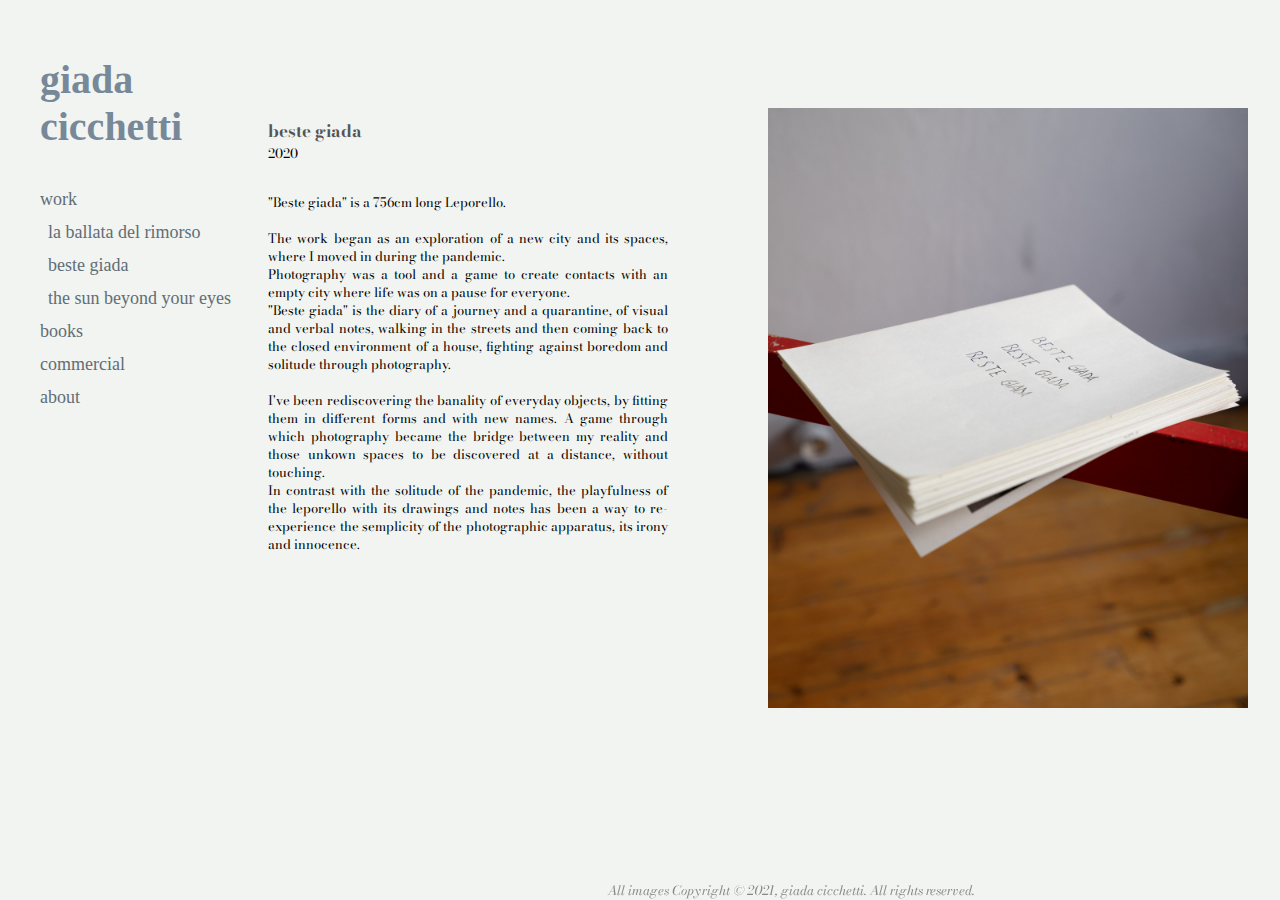
<file: sito_beste.html>
<!DOCTYPE html>
<html lang="en">
 <head>
  <link rel="stylesheet" type="text/css" href="mystyle_beste.css">
<title>giada cicchetti</title>
<meta charset="UTF-8">
<meta name="description" content="Hi, I'm giada, this is my project beste giada about quarantine">
<meta name="keywords" content="giada cicchetti, photography, film, visual art, curating">
<meta name="author" content="giada cicchetti">
<meta name="viewport" content="width=device-width, initial-scale=1">
<link rel="preconnect" href="https://fonts.googleapis.com">
<link rel="preconnect" href="https://fonts.gstatic.com" crossorigin>
<link href="https://fonts.googleapis.com/css2?family=Bodoni+Moda:ital,wght@0,400;0,600;1,400&display=swap" rel="stylesheet">
 
 </head>
 <body style="background-color:#F1F4F1;">


    <div id="menu">
      <div class="container">

        <a href="index.html">
            <div class="header">
              <h1>giada cicchetti</h1> 
            </div>
           </a>

        <button class="dropdown-btn">work <i class="fa fa-caret-down"></i> </button>
        
        <div class="dropdown-container">
          <a href="sito_la ballata.html">la ballata del rimorso</a>
            <a href="sito_beste giada.html">beste giada</a>
          <a href="sito_the sun beyond your eyes.html">the sun beyond your eyes</a>
        </div>

        <a href="https://www.kickstarter.com/projects/648303473/the-sun-beyound-your-eyes?ref=project_build">books</a>
        <a href="http://www.ammodostudio.com/ammodostudio_portfolio_categorie/ammodostudio_portfolio/">commercial</a>
        <a href="sito_about.html">about</a>

      </div>
    </div>

    <script>
        /* Loop through all dropdown buttons to toggle between hiding and showing its dropdown content - This allows the user to have multiple dropdowns without any conflict */
        var dropdown = document.getElementsByClassName("dropdown-btn");
        var i;
        
        for (i = 0; i < dropdown.length; i++) {
          dropdown[i].addEventListener("click", function() {
          this.classList.toggle("active");
          var dropdownContent = this.nextElementSibling;
          if (dropdownContent.style.display === "block") {
          dropdownContent.style.display = "none";
          } else {
          dropdownContent.style.display = "block";
          }
          });
        }
        </script>


    <div id="img-container">
        <div id="text">
         <div class="description">
          <h2 style="color: #555;">beste giada</h2>
        
          <p style="margin-block-start: 0em;">2020</p>
          
         <p> <br>"Beste giada" is a 756cm long Leporello.<br><br>
          The work began as an exploration of a new city and its spaces, where I moved in during the pandemic. <br>
          Photography was a tool and a game to create contacts with an empty city where life was on a pause for everyone.<br>
          "Beste giada" is the diary of a journey and a quarantine, of visual and verbal notes, walking in the streets and then coming back to the closed environment of a house, fighting against boredom and solitude through photography. 
          <br><br>I've been rediscovering the banality of everyday objects, by fitting them in different forms and with new names. A game through which photography became the bridge between my reality and those unkown spaces to be discovered at a distance, without touching.<br>
          In contrast with the solitude of the pandemic, the playfulness of the leporello with its drawings and notes has been a way to re-experience the semplicity of the photographic apparatus, its irony and innocence.
         </p>
        </div>
       </div>
      
      
       <div class="picture_holder">
        <img src="beste giada/libro/leporello01.jpg" alt="quarantine" style="height: 600px;padding-right: 50px;">
        <img src="beste giada/beste_Pagina_02.jpg" alt="quarantine" style="height: 500px; padding-top: 50px;">
        <img src="beste giada/beste_Pagina_03.JPG" alt="quarantine" style="height: 500px; padding-top: 50px;">
        <img src="beste giada/beste_Pagina_04.jpg" alt="quarantine" style="height: 500px; padding-top: 50px; padding-right: 50px;">
        <img src="beste giada/libro/leporello10.jpg" alt="quarantine" style="height: 600px;padding-right: 50px;">
        <img src="beste giada/beste_Pagina_05.jpg" alt="quarantine" style="height: 500px; padding-top: 50px;">
        <img src="beste giada/beste_Pagina_06.JPG" alt="quarantine" style="height: 500px; padding-top: 50px;">
        <img src="beste giada/beste_Pagina_07.jpg" alt="quarantine" style="height: 500px; padding-top: 50px; padding-right: 50px;">
        <img src="beste giada/libro/leporello02.jpg" alt="quarantine" style="height: 300px;padding-right: 20px;padding-top: 150px;">
        <img src="beste giada/libro/leporello04_1.jpg" alt="quarantine" style="height: 300px;padding-right: 50px;padding-top: 150px;">
        <img src="beste giada/beste_Pagina_08.jpg" alt="quarantine" style="height: 500px; padding-top: 50px;">
        <img src="beste giada/beste_Pagina_09.jpg" alt="quarantine" style="height: 500px; padding-top: 50px;">
        <img src="beste giada/beste_Pagina_10.jpg" alt="quarantine" style="height: 500px; padding-top: 50px; padding-right: 50px;">
        <img src="beste giada/libro/leporello09.jpg" alt="quarantine" style="height: 600px;padding-right: 50px;">
        <img src="beste giada/beste_Pagina_11.jpg" alt="quarantine" style="height: 500px; padding-top: 50px;">
        <img src="beste giada/beste_Pagina_12.jpg" alt="quarantine" style="height: 500px; padding-top: 50px; padding-right: 50px;">
        <img src="beste giada/libro/leporello11_1.jpg" alt="quarantine" style="height: 300px;padding-right: 20px;padding-top: 150px;">
        <img src="beste giada/libro/leporello03.jpg" alt="quarantine" style="height: 300px;padding-right: 50px; padding-top: 150px;">
        <img src="beste giada/beste_Pagina_13.jpg" alt="quarantine" style="height: 500px; padding-top: 50px;">
        <img src="beste giada/beste_Pagina_14.JPG" alt="quarantine" style="height: 500px; padding-top: 50px;padding-right: 50px;">
        <img src="beste giada/libro/leporello07.jpg" alt="quarantine" style="height: 600px;padding-right: 50px;">
        <img src="beste giada/beste_Pagina_15.jpg" alt="quarantine" style="height: 500px; padding-top: 50px;">
        <img src="beste giada/beste_Pagina_16.jpg" alt="quarantine" style="height: 500px; padding-top: 50px;">
        <img src="beste giada/beste_Pagina_17.jpg" alt="quarantine" style="height: 500px; padding-top: 50px;">
        <img src="beste giada/beste_Pagina_18.jpg" alt="quarantine" style="height: 500px; padding-top: 50px;">
        <img src="beste giada/beste_Pagina_19.jpg" alt="quarantine" style="height: 500px; padding-top: 50px;padding-right: 50px;">
        <img src="beste giada/libro/leporello08.jpg" alt="quarantine" style="height: 600px;">

        

    
      </div>
    </div>
        <div id="footer">
          <p> <i>All images Copyright © 2021, giada cicchetti. All rights reserved.</i></p>
        </div>
     
           
      </body>
      </html>
</file>
<file: mystyle_beste.css>
body {
  font-family: 'Bodoni Moda', serif;
}

/* If the screen size is 601px or more, set the font-size of <div> to 20px */
@media only screen and (min-width: 601px) {

  .header {
   text-align: left;
   color:lightslategray; 
   font-family: 'Microsoft Himalaya';
   font-size: 20px;
   display: block;
  }
 } 
 /* If the screen size is 600px or less, set the font-size of <div> to 13px */
 @media only screen and (max-width: 600px) {
   .header {
     text-align: left;
     color:lightslategray; 
     font-family: 'Microsoft Himalaya';
     font-size: 13px;
     display: block;
   }
 }

h2 {
    font-size: 17px;
    margin-block-end: 0.2em;

}

p {
    font-size: 13px;
}

#menu {
    width: 230px;
    overflow: auto;
    top: 0;
    bottom: 0;
    left: 0;
    position: fixed;
    height: 100%;
    background-color: #F1F4F1;
    padding: 18px 0px 0px 30px;
}

/* If the screen size is 601px or more, set the font-size of <div> to 18px */
@media only screen and (min-width: 601px) {
  /* Style the sidenav links and the dropdown button */
#menu a, .dropdown-btn {
  padding: 6px 8px 6px 5px;
  text-decoration: none;
  font-size: 18px;
  color: rgb(98, 109, 117);
  display: block;
  border: none;
  background: none;
  width:100%;
  text-align: left;
  cursor: pointer;
  outline: none;
  font-family: "microsoft himalaya";
}
}

/* If the screen size is 600px or less, set the font-size of <div> to 10px */
@media only screen and (max-width: 600px) {
  #menu a, .dropdown-btn {
    padding: 6px 8px 6px 5px;
    text-decoration: none;
    font-size: 13px;
    color: rgb(98, 109, 117);
    display: block;
    border: none;
    background: none;
    width:100%;
    text-align: left;
    cursor: pointer;
    outline: none;
    font-family: "microsoft himalaya";
  }
}

  /* On mouse-over */
#menu a:hover, .dropdown-btn:hover {
    color: rgb(184, 184, 184);
  }

  /* Add an active class to the active dropdown button */
.active {
  background-color:none;
  color: none;
}
  
  /* Dropdown container (hidden by default). Optional: add a lighter background color and some left padding to change the design of the dropdown content */
.dropdown-container {
    display: active;
    background-color: none;
    padding-left: 8px;
  }

/* Optional: Style the caret down icon */
.fa-caret-down {
  float: right;
  padding-right: 8px;
}

.container {
    padding: 5px 5px 25px 5px;
}

.description{
    float: left;
    width: 400px;
    text-align: justify;
    line-height: 18px;
}

#img-container {  
    padding: 100px 0px 0px 260px ; 
    width: 17280px;
    height: 600px;
}

.picture_holder  {
    height: 600px;
}

.picture_holder img {
    padding-left: 0px;
    float: left;
}
#img-container .picture_holder {
    padding-left: 100px;
    float: left;
}

  /* If the screen size is 600px wide or less, hide the element */
  @media only screen and (max-width: 600px) {
    #footer {
      display: none;
    }
  
  }
  
  #footer {
    position: fixed;
    height: 33px;
    padding-left: 600px;
    bottom: 0px;
    font-size: 9px;
    color: #878787;
    z-index: -1 !important;
  }
</file>
